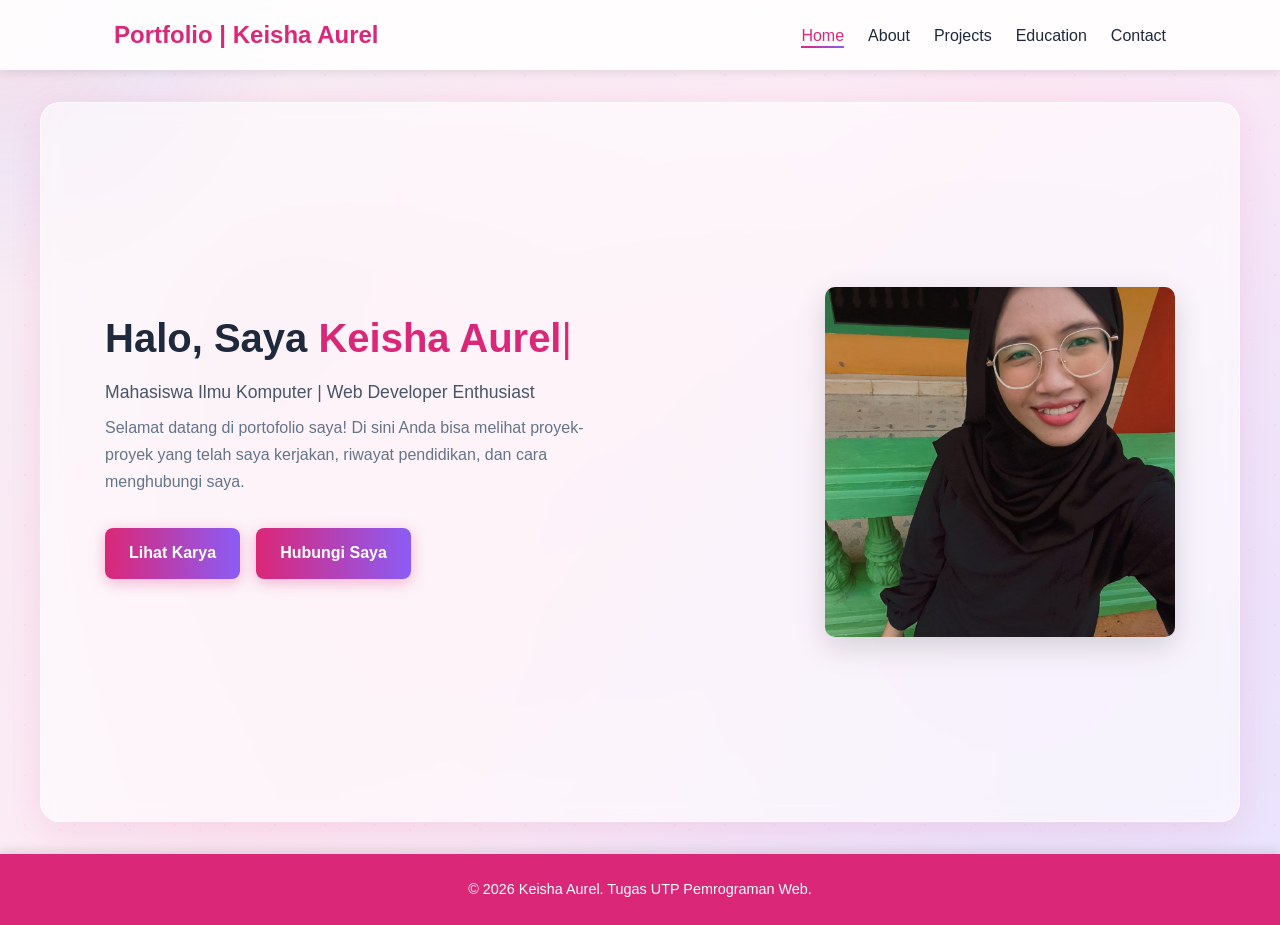
<file: index.html>
<!DOCTYPE html>
<html lang="id">
<head>
  <meta charset="UTF-8">
  <meta name="viewport" content="width=device-width, initial-scale=1.0">
  <title>Home - Portofolio Keisha Aurel</title>
  <link rel="stylesheet" href="css/style.css">
</head>
<body>
  
  <div class="cursor-glow"></div>
  
  <header>
    <nav>
      <h1>Portfolio | Keisha Aurel</h1>
      <div class="pinky" aria-label="Toggle menu">☰</div>
      <ul class="nav-links">
        <li><a href="index.html" class="active">Home</a></li>
        <li><a href="about.html">About</a></li>
        <li><a href="projects.html">Projects</a></li>
        <li><a href="education.html">Education</a></li>
        <li><a href="contact.html">Contact</a></li>
      </ul>
    </nav>
  </header>

  <main class="hero-section scroll-reveal">
    <div class="hero-content">
      <div class="hero-text">
        <h2 class="hero-title">Halo, Saya <span class="typing-text"></span><span class="cursor">|</span></h2>
        <p class="hero-subtitle">Mahasiswa Ilmu Komputer | Web Developer Enthusiast</p>
        <p class="hero-description">Selamat datang di portofolio saya! Di sini Anda bisa melihat proyek-proyek yang telah saya kerjakan, riwayat pendidikan, dan cara menghubungi saya.</p>
        
        <div class="hero-actions">
          <a href="projects.html" class="btn btn-primary">Lihat Karya</a>
          <a href="contact.html" class="btn btn-secondary">Hubungi Saya</a>
        </div>
      </div>
      
      <div class="hero-image">
        <a href="https://instagram.com/keishaarl" target="_blank" class="profile-link">
          <img src="assets/ks.jpeg" alt="Foto Keisha Aurel" class="profile-photo">
        </a>
      </div>
    </div>
  </main>

  <footer>
    &copy; <span class="copyright-year">2026</span> Keisha Aurel. Tugas UTP Pemrograman Web.
  </footer>

  <script src="js/script.js"></script>
</body>
</html>
</file>
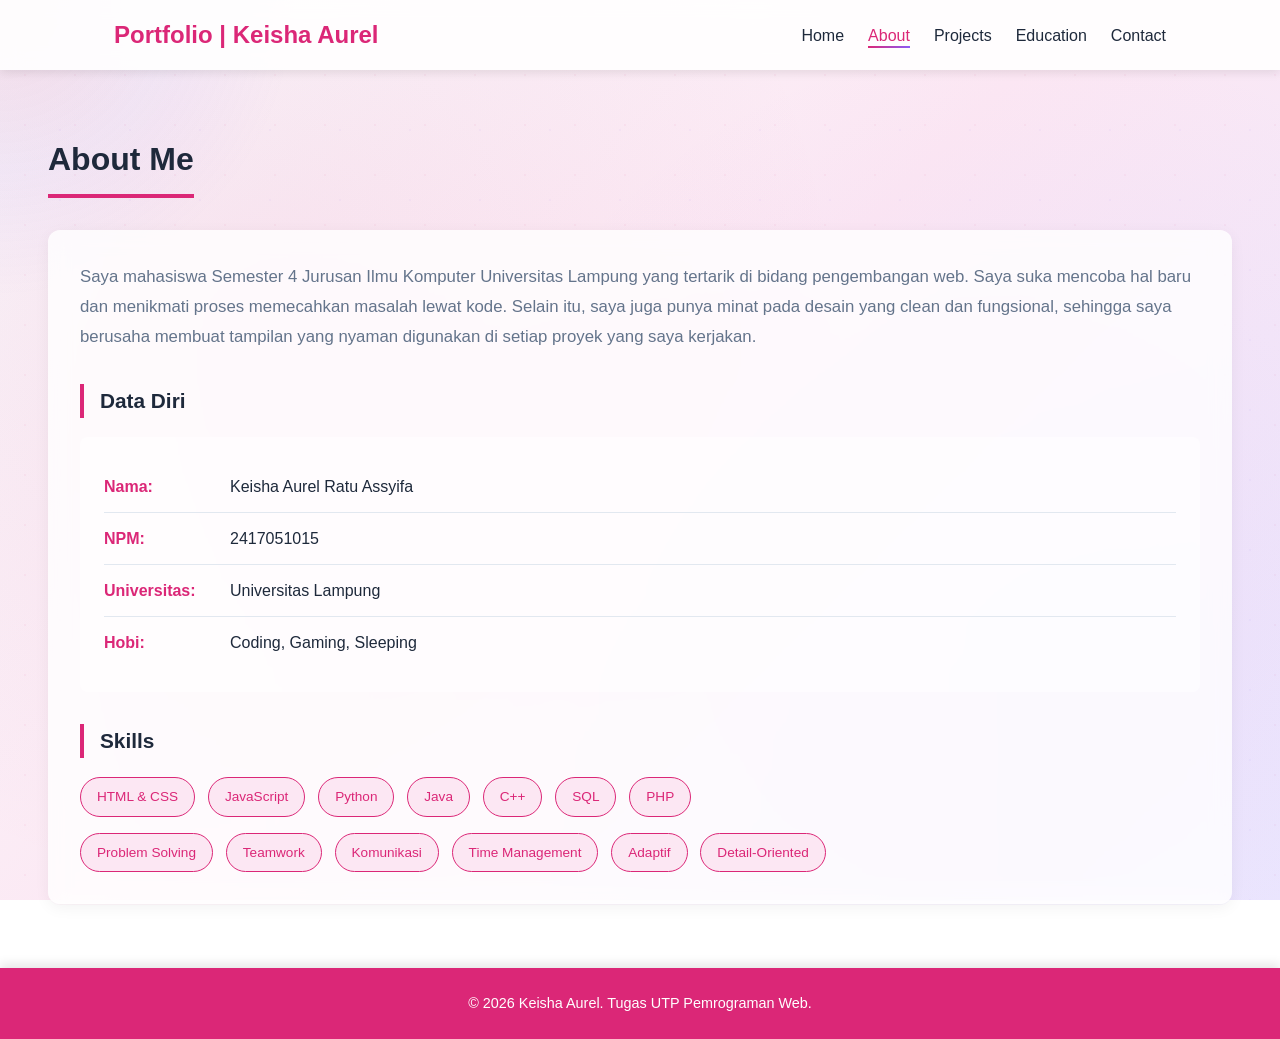
<file: about.html>
<!DOCTYPE html>
<html lang="id">
<head>
    <meta charset="UTF-8">
    <meta name="viewport" content="width=device-width, initial-scale=1.0">
    <title>About - Portofolio Keisha Aurel</title>
    <link rel="stylesheet" href="css/style.css">
</head>
<body>
    <div class="cursor-glow"></div>
    
    <header>
        <nav>
            <h1>Portfolio | Keisha Aurel</h1>
            <div class="pinky" aria-label="Toggle menu">☰</div>
            <ul class="nav-links">
                <li><a href="index.html">Home</a></li>
                <li><a href="about.html" class="active">About</a></li>
                <li><a href="projects.html">Projects</a></li>
                <li><a href="education.html">Education</a></li>
                <li><a href="contact.html">Contact</a></li>
            </ul>
        </nav>
    </header>

    <main>
        <section class="about-section">
            <h2 class="page-title">About Me</h2>
            
            <div class="about-content scroll-reveal">
                <p class="about-intro">
                Saya mahasiswa Semester 4 Jurusan Ilmu Komputer Universitas Lampung yang 
                tertarik di bidang pengembangan web. Saya suka mencoba hal baru dan menikmati 
                proses memecahkan masalah lewat kode. Selain itu, saya juga punya minat pada 
                desain yang clean dan fungsional, sehingga saya berusaha membuat tampilan 
                yang nyaman digunakan di setiap proyek yang saya kerjakan.
                </p>
                
                <h3 class="section-subtitle">Data Diri</h3>
                <ul class="data-list">
                    <li><strong>Nama:</strong> Keisha Aurel Ratu Assyifa</li>
                    <li><strong>NPM:</strong> 2417051015</li>
                    <li><strong>Universitas:</strong> Universitas Lampung</li>
                    <li><strong>Hobi:</strong> Coding, Gaming, Sleeping</li>
                </ul>

                <h3 class="section-subtitle">Skills</h3>
                <div class="skill-tags">
                    <span class="tag">HTML & CSS</span>
                    <span class="tag">JavaScript</span>
                    <span class="tag">Python</span>
                    <span class="tag">Java</span>
                    <span class="tag">C++</span>
                    <span class="tag">SQL</span>
                    <span class="tag">PHP</span>
                </div>
                <div class="skill-tags">
                    <span class="tag">Problem Solving</span>
                    <span class="tag">Teamwork</span>
                    <span class="tag">Komunikasi</span>
                    <span class="tag">Time Management</span>
                    <span class="tag">Adaptif</span>
                    <span class="tag">Detail-Oriented</span>
                </div>
            </div>
        </section>
    </main>

    <footer>
        &copy; <span class="copyright-year">2026</span> Keisha Aurel. Tugas UTP Pemrograman Web.
    </footer>
    
    <script src="js/script.js"></script>
</body>
</html>
</file>
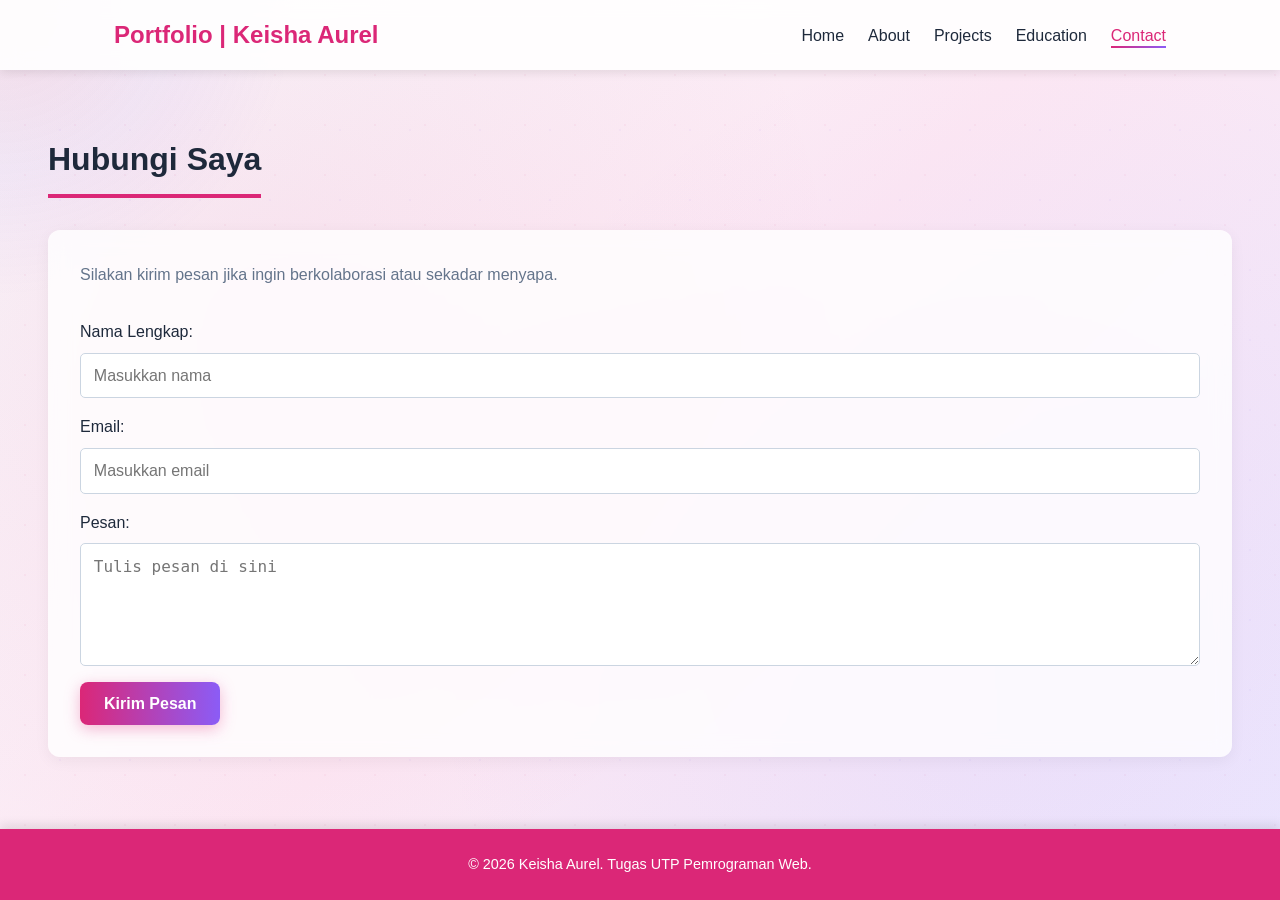
<file: contact.html>
<!DOCTYPE html>
<html lang="id">
<head>
    <meta charset="UTF-8">
    <meta name="viewport" content="width=device-width, initial-scale=1.0">
    <title>Contact - Portofolio Keisha Aurel</title>
    <link rel="stylesheet" href="css/style.css">
</head>
<body>
    <div class="cursor-glow"></div>
    
    <header>
        <nav>
            <h1>Portfolio | Keisha Aurel</h1>
            <div class="pinky">☰</div>
            <ul class="nav-links">
                <li><a href="index.html">Home</a></li>
                <li><a href="about.html">About</a></li>
                <li><a href="projects.html">Projects</a></li>
                <li><a href="education.html">Education</a></li>
                <li><a href="contact.html" class="active">Contact</a></li>
            </ul>
        </nav>
    </header>

    <main>
        <section class="contact-section">
            <h2 class="page-title">Hubungi Saya</h2>
            
            <div class="contact-content scroll-reveal">
                <p style="margin-bottom: 2rem; color: #64748b;">Silakan kirim pesan jika ingin berkolaborasi atau sekadar menyapa.</p>
                <form id="contactForm">
                    <label>Nama Lengkap:</label>
                    <input type="text" id="nama" placeholder="Masukkan nama">
                    <label>Email:</label>
                    <input type="email" id="email" placeholder="Masukkan email">
                    <label>Pesan:</label>
                    <textarea id="pesan" rows="5" placeholder="Tulis pesan di sini"></textarea>
                    <button type="submit" class="btn btn-primary form-btn">Kirim Pesan</button>
                </form>
            </div>
        </section>
    </main>

    <footer>
        &copy; <span class="copyright-year">2026</span> Keisha Aurel. Tugas UTP Pemrograman Web.
    </footer>
    
    <script src="js/script.js"></script>
</body>
</html>
</file>
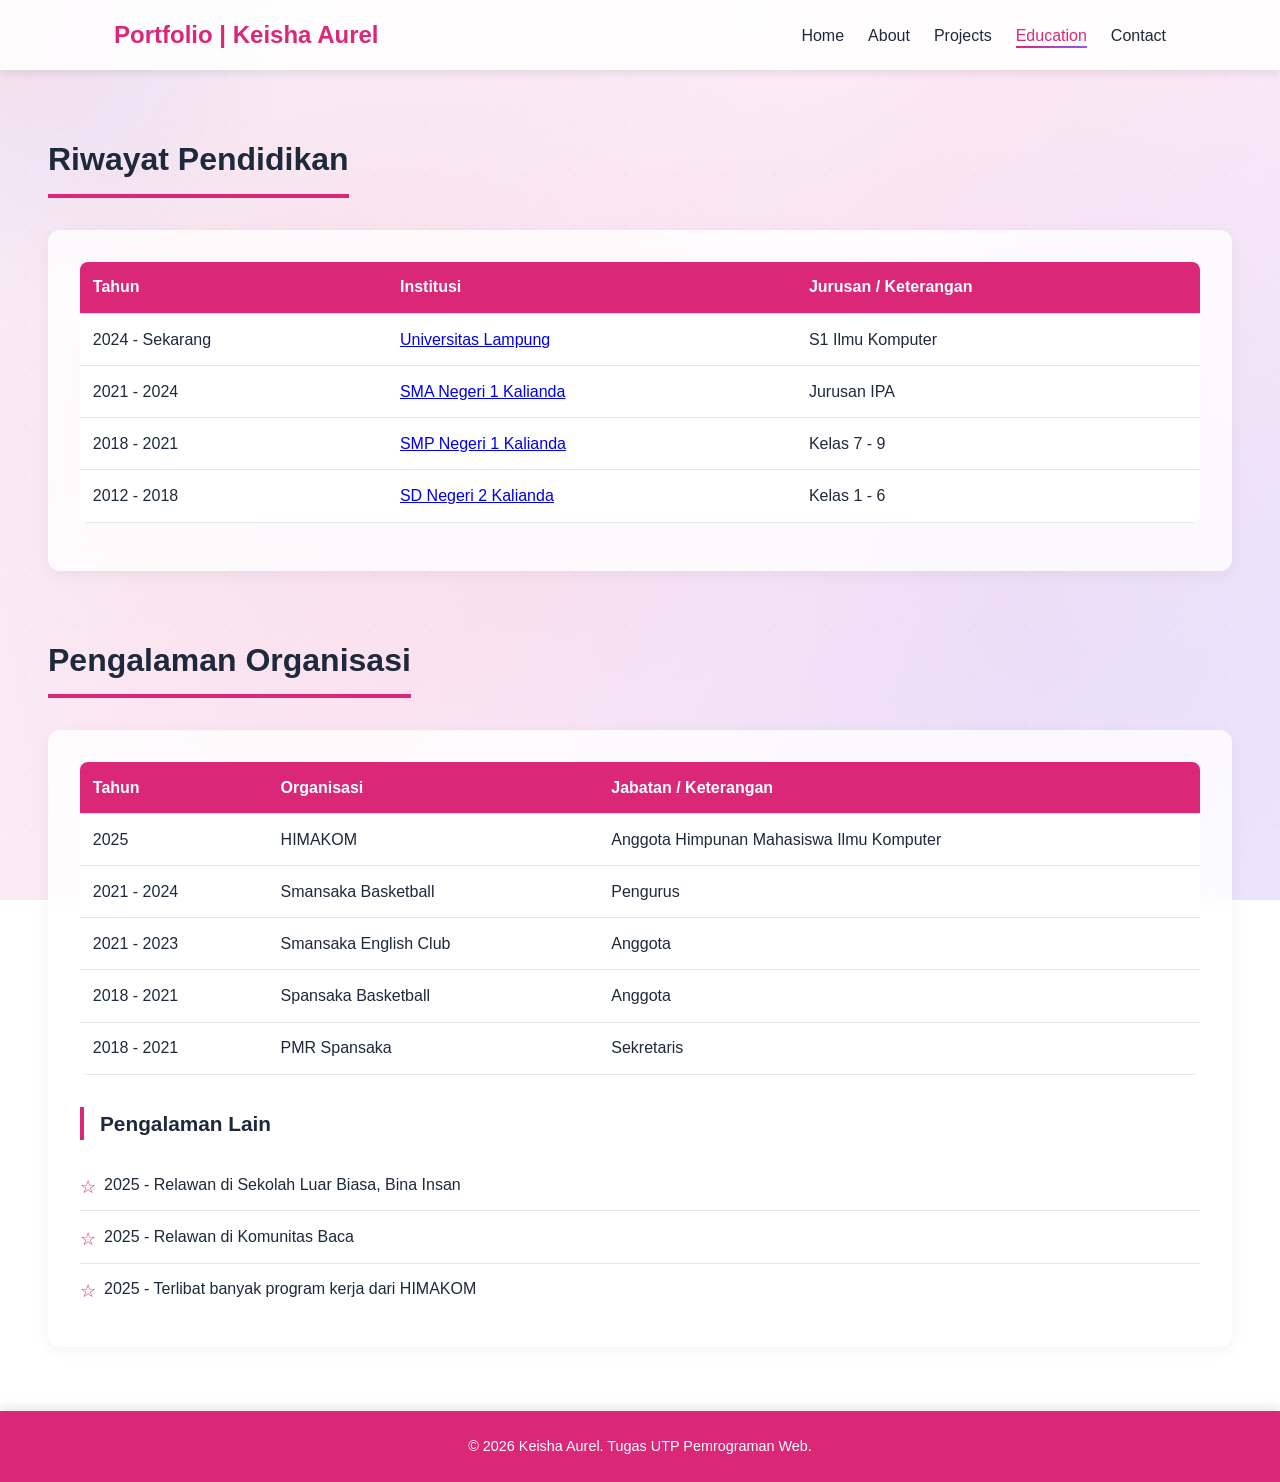
<file: education.html>
<!DOCTYPE html>
<html lang="id">
<head>
    <meta charset="UTF-8">
    <meta name="viewport" content="width=device-width, initial-scale=1.0">
    <title>Education - Portofolio Keisha Aurel</title>
    <link rel="stylesheet" href="css/style.css">
</head>
<body>
    <div class="cursor-glow"></div>
    
    <header>
        <nav>
            <h1>Portfolio | Keisha Aurel</h1>
            <div class="pinky">☰</div>
            <ul class="nav-links">
                <li><a href="index.html">Home</a></li>
                <li><a href="about.html">About</a></li>
                <li><a href="projects.html">Projects</a></li>
                <li><a href="education.html" class="active">Education</a></li>
                <li><a href="contact.html">Contact</a></li>
            </ul>
        </nav>
    </header>

    <main>
        <section class="education-section">
            <h2 class="page-title">Riwayat Pendidikan</h2>
            
            <div class="education-content scroll-reveal">
                <table>
                    <tr>
                        <th>Tahun</th>
                        <th>Institusi</th>
                        <th>Jurusan / Keterangan</th>
                    </tr>
                    <tr>
                        <td>2024 - Sekarang</td>
                        <td><a href="https://www.unila.ac.id/" target="_blank">Universitas Lampung</a></td>
                        <td>S1 Ilmu Komputer</td>
                    </tr>
                    <tr>
                        <td>2021 - 2024</td>
                        <td><a href="https://smansakalianda.sch.id" target="_blank">SMA Negeri 1 Kalianda</a></td>
                        <td>Jurusan IPA</td>
                    </tr>
                    <tr>
                        <td>2018 - 2021</td>
                        <td><a href="https://www.smpn1kalianda.sch.id" target="_blank">SMP Negeri 1 Kalianda</a></td>
                        <td>Kelas 7 - 9</td>
                    </tr>
                    <tr>
                        <td>2012 - 2018</td>
                        <td><a href="https://www.sdn2kalianda.sch.id" target="_blank">SD Negeri 2 Kalianda</a></td>
                        <td>Kelas 1 - 6</td>
                    </tr>
                </table>
            </div>
        </section>

        <section class="education-section">
            <h2 class="page-title">Pengalaman Organisasi</h2>
            
            <div class="education-content scroll-reveal">
                <table>
                    <tr>
                        <th>Tahun</th>
                        <th>Organisasi</th>
                        <th>Jabatan / Keterangan</th>
                    </tr>
                    <tr>
                        <td>2025</td>
                        <td>HIMAKOM</td>
                        <td>Anggota Himpunan Mahasiswa Ilmu Komputer</td>
                    </tr>
                    <tr>
                        <td>2021 - 2024</td>
                        <td>Smansaka Basketball</td>
                        <td>Pengurus</td>
                    </tr>
                    <tr>
                        <td>2021 - 2023</td>
                        <td>Smansaka English Club</td>
                        <td>Anggota</td>
                    </tr>
                    <tr>
                        <td>2018 - 2021</td>
                        <td>Spansaka Basketball</td>
                        <td>Anggota</td>
                    </tr>
                    <tr>
                        <td>2018 - 2021</td>
                        <td>PMR Spansaka</td>
                        <td>Sekretaris</td>
                    </tr>
                </table>

        <h3 class="section-subtitle" style="margin-top: 2rem;">Pengalaman Lain</h3>
        <ul class="skills-list">
            <li>2025 - Relawan di Sekolah Luar Biasa, Bina Insan</li>
            <li>2025 - Relawan di Komunitas Baca</li>
            <li>2025 - Terlibat banyak program kerja dari HIMAKOM</li>
        </ul>
    </div>
</section>
    </main>

    <footer>
        &copy; <span class="copyright-year">2026</span> Keisha Aurel. Tugas UTP Pemrograman Web.
    </footer>
    
    <script src="js/script.js"></script>
</body>
</html>
</file>
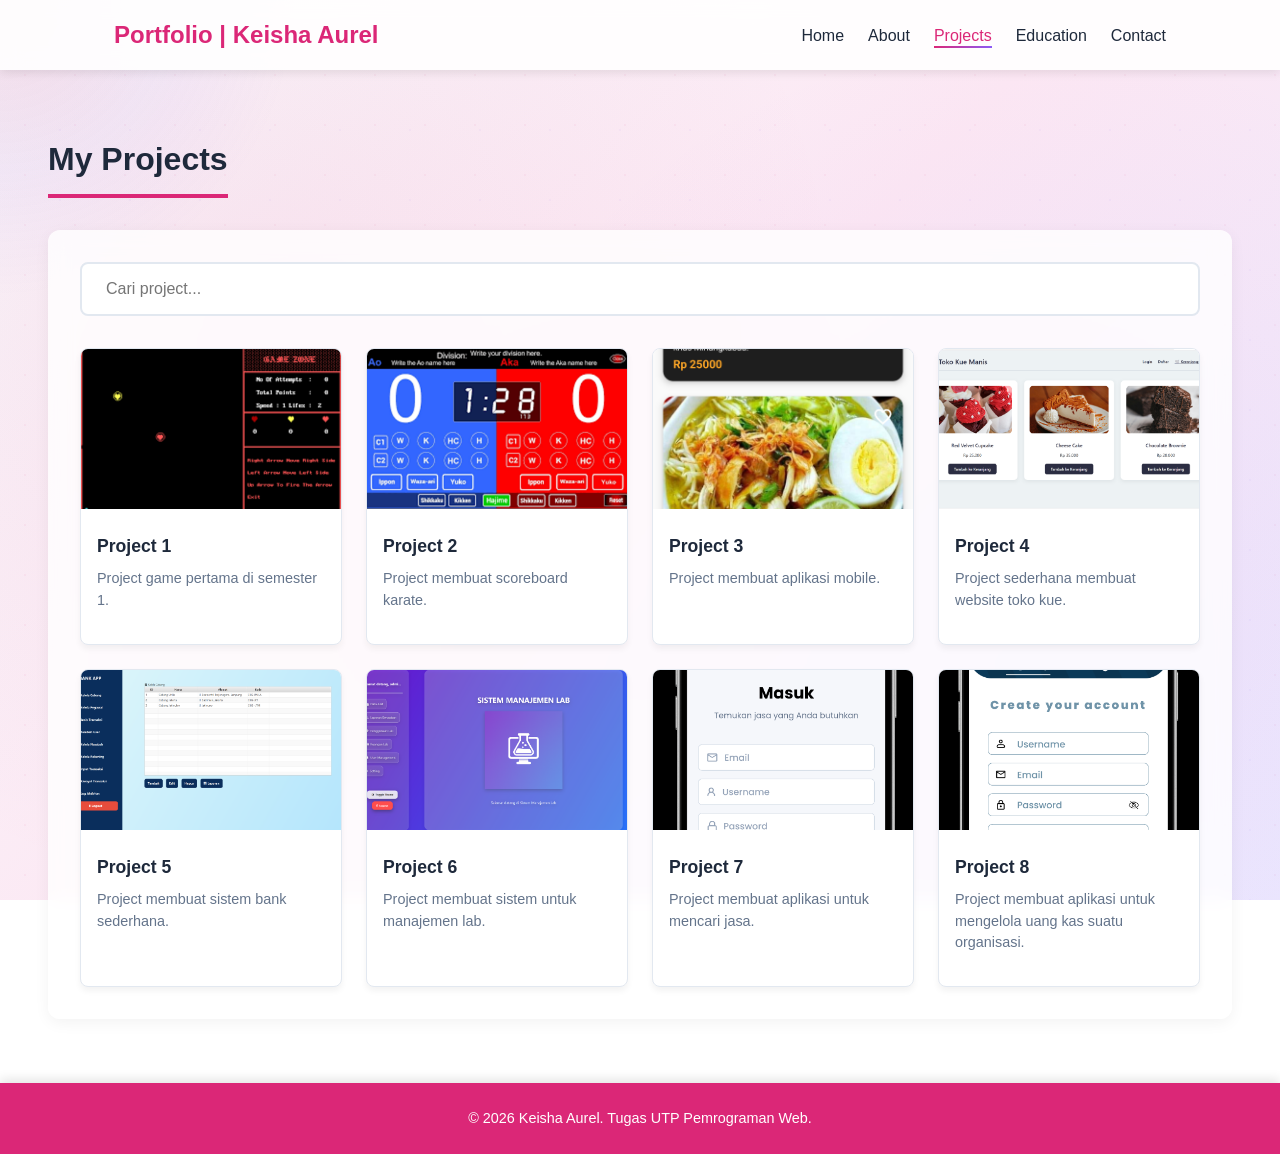
<file: projects.html>
<!DOCTYPE html>
<html lang="id">
<head>
    <meta charset="UTF-8">
    <meta name="viewport" content="width=device-width, initial-scale=1.0">
    <title>Projects - Portofolio Keisha Aurel</title>
    <link rel="stylesheet" href="css/style.css">
</head>
<body>
    <div class="cursor-glow"></div>
    
    <header>
        <nav>
            <h1>Portfolio | Keisha Aurel</h1>
            <div class="pinky" aria-label="Toggle menu">☰</div>
            <ul class="nav-links">
                <li><a href="index.html">Home</a></li>
                <li><a href="about.html">About</a></li>
                <li><a href="projects.html" class="active">Projects</a></li>
                <li><a href="education.html">Education</a></li>
                <li><a href="contact.html">Contact</a></li>
            </ul>
        </nav>
    </header>

    <main>
        <section class="projects-section">
            <h2 class="page-title">My Projects</h2>
            
            <div class="projects-content scroll-reveal">
                <div class="project-search">
                    <input type="text" id="searchInput" placeholder="Cari project..." class="search-input">
                </div>
                <div class="grid">
                    
                    <div class="project-card">
                        <img src="assets/pj 1.png" alt="Screenshot Project 1">
                        <div class="project-info">
                            <h3>Project 1</h3>
                            <p>Project game pertama di semester 1.</p>
                        </div>
                    </div>

                    <div class="project-card">
                        <img src="assets/pj 2.png" alt="Screenshot Project 2">
                        <div class="project-info">
                            <h3>Project 2</h3>
                            <p>Project membuat scoreboard karate.</p>
                        </div>
                    </div>

                    <div class="project-card">
                        <img src="assets/pj 3.png" alt="Screenshot Project 3">
                        <div class="project-info">
                            <h3>Project 3</h3>
                            <p>Project membuat aplikasi mobile.</p>
                        </div>
                    </div>

                    <div class="project-card">
                        <img src="assets/pj 4.png" alt="Screenshot Project 4">
                        <div class="project-info">
                            <h3>Project 4</h3>
                            <p>Project sederhana membuat website toko kue.</p>
                        </div>
                    </div>

                    <div class="project-card">
                        <img src="assets/pj 5.png" alt="Screenshot Project 5">
                        <div class="project-info">
                            <h3>Project 5</h3>
                            <p>Project membuat sistem bank sederhana.</p>
                        </div>
                    </div>

                    <div class="project-card">
                        <img src="assets/pj 6.png" alt="Screenshot Project 6">
                        <div class="project-info">
                            <h3>Project 6</h3>
                            <p>Project membuat sistem untuk manajemen lab.</p>
                        </div>
                    </div>

                    <div class="project-card">
                        <img src="assets/pj 7.png" alt="Screenshot Project 7">
                        <div class="project-info">
                            <h3>Project 7</h3>
                            <p>Project membuat aplikasi untuk mencari jasa.</p>
                        </div>
                    </div>

                    <div class="project-card">
                        <img src="assets/pj 8.png" alt="Screenshot Project 8">
                        <div class="project-info">
                            <h3>Project 8</h3>
                            <p>Project membuat aplikasi untuk mengelola uang kas suatu organisasi.</p>
                        </div>
                    </div>

                </div>
                <div class="no-results">Project tidak ditemukan 😕</div>
            </div>
        </section>
    </main>

    <footer>
        &copy; <span class="copyright-year">2026</span> Keisha Aurel. Tugas UTP Pemrograman Web.
    </footer>
    
    <script src="js/script.js"></script>
</body>
</html>
</file>
<file: css/style.css>
* {
  margin: 0;
  padding: 0;
  box-sizing: border-box;
}

html {
  scroll-behavior: smooth;
}

body {
  font-family: 'Segoe UI', Tahoma, Geneva, Verdana, sans-serif;
  background: 
    radial-gradient(circle at 20% 35%, rgba(219, 39, 119, 0.08) 0%, transparent 50%),
    radial-gradient(circle at 80% 70%, rgba(139, 92, 246, 0.08) 0%, transparent 50%),
    linear-gradient(135deg, #f8fafc 0%, #fce7f3 50%, #ede9fe 100%);
  background-attachment: fixed;
  color: #1e293b;
  line-height: 1.6;
  min-height: 100vh;
  display: flex;
  flex-direction: column;
  padding-bottom: 0;
  overflow-x: hidden;
}

body::before {
  content: '';
  position: fixed;
  top: 0;
  left: 0;
  width: 100%;
  height: 100%;
  background-image: 
    radial-gradient(rgba(219, 39, 119, 0.1) 1px, transparent 1px),
    radial-gradient(rgba(139, 92, 246, 0.1) 1px, transparent 1px);
  background-size: 50px 50px, 70px 70px;
  background-position: 0 0, 25px 25px;
  opacity: 0.4;
  z-index: -1;
  animation: moveDots 20s linear infinite;
  pointer-events: none;
}

@keyframes moveDots {
  0% { background-position: 0 0, 25px 25px; }
  100% { background-position: 50px 50px, 75px 75px; }
}

.cursor-glow {
  width: 600px;
  height: 600px;
  background: radial-gradient(circle, rgba(219, 39, 119, 0.12) 0%, rgba(139, 92, 246, 0.06) 40%, transparent 70%);
  position: fixed;
  top: 0;
  left: 0;
  pointer-events: none;
  z-index: 0;
  transform: translate(-50%, -50%);
  transition: transform 0.15s ease-out;
}

header {
  background: rgba(255, 255, 255, 0.9);
  backdrop-filter: blur(10px);
  box-shadow: 0 2px 10px rgba(0,0,0,0.1);
  position: sticky;
  top: 0;
  z-index: 100;
}

nav {
  max-width: 1100px;
  margin: 0 auto;
  padding: 1rem 1.5rem;
  display: flex;
  justify-content: space-between;
  align-items: center;
}

nav h1 {
  font-size: 1.5rem;
  color: #db2777;
  font-weight: 800;
}

.nav-links {
  display: flex;
  list-style: none;
  gap: 1.5rem;
}

.nav-links a {
  text-decoration: none;
  color: #1e293b;
  font-weight: 500;
  padding: 0.3rem 0;
  position: relative;
  transition: color 0.3s;
}

.nav-links a:hover,
.nav-links a.active {
  color: #db2777;
}

.nav-links a::after {
  content: '';
  position: absolute;
  bottom: 0;
  left: 0;
  width: 0;
  height: 2px;
  background: linear-gradient(90deg, #db2777, #8b5cf6);
  transition: width 0.3s;
}

.nav-links a:hover::after,
.nav-links a.active::after {
  width: 100%;
}

.pinky {
  display: none;
  font-size: 1.5rem;
  cursor: pointer;
}

main {
  width: 100%;
  margin: 0;
  padding: 2rem 3rem;
  min-height: 70vh;
  flex: 1;
  position: relative;
  z-index: 1;
}

h2 {
  margin-bottom: 1.5rem;
  color: #1e293b;
  display: inline-block;
  padding-bottom: 0.5rem;
}

.page-title {
  text-align: left;
  margin-bottom: 2rem;
  font-size: 2rem;
  color: #1e293b;
  border-bottom: 4px solid #db2777;
  display: inline-block;
  padding-bottom: 0.5rem;
}

.btn {
  padding: 0.8rem 1.5rem;
  border-radius: 8px;
  font-weight: 600;
  text-decoration: none;
  transition: transform 0.2s, box-shadow 0.2s;
  cursor: pointer;
  border: none;
  font-size: 1rem;
  display: inline-block;
}

.btn:hover {
  transform: translateY(-3px);
}

.btn:active {
  transform: translateY(-1px);
}

.btn-primary {
  background: linear-gradient(90deg, #db2777, #8b5cf6);
  color: white;
  border: none;
  box-shadow: 0 4px 15px rgba(227, 83, 148, 0.4);
}

@keyframes pulseBtn {
  0%, 100% { box-shadow: 0 4px 15px rgba(227, 83, 148, 0.4); }
  50% { box-shadow: 0 6px 20px rgba(237, 98, 160, 0.6); }
}

.btn-primary:hover {
  box-shadow: 0 4px 8px rgba(30, 41, 59, 0.1);
  animation: pulseBtn 4s ease-in-out infinite;
}

.btn-secondary {
  background: linear-gradient(90deg, #db2777, #8b5cf6);
  color: white;
  border: none;
  box-shadow: 0 4px 15px rgba(227, 83, 148, 0.4);
}

.btn-secondary:hover {
  box-shadow: 0 4px 8px rgba(30, 41, 59, 0.1);
  animation: pulseBtn 4s ease-in-out infinite;
}

.hero-section {
  background: rgba(255, 255, 255, 0.6);
  backdrop-filter: blur(10px);
  border: 1px solid rgba(255, 255, 255, 0.8);
  min-height: 80vh;
  max-width: 1200px;
  padding: 2rem 4rem;
  margin: 2rem auto;
  border-radius: 20px;
  display: flex;
  align-items: center;
  box-shadow: 0 8px 32px rgba(219, 39, 119, 0.1);
}

.hero-content {
  display: flex;
  align-items: center;
  gap: 4rem;
  width: 100%;
}

.hero-text {
  flex: 1;
  text-align: left;
  padding-bottom: 2rem;
}

.hero-title {
  font-size: 2.5rem;
  font-weight: 800;
  line-height: 1.2;
  color: #1e293b;
  margin-bottom: 0.5rem;
}

.hero-title span {
  color: #db2777;
  display: inline-block;
}

.hero-subtitle {
  font-size: 1.1rem;
  color: #475569;
  font-weight: 500;
  margin-bottom: 0.5rem;
  max-width: 450px;
  line-height: 1.6;
}

.hero-description {
  font-size: 1rem;
  color: #64748b;
  margin-bottom: 2rem;
  max-width: 500px;
  line-height: 1.7;
}

.hero-divider {
  width: 100px;
  height: 4px;
  background: linear-gradient(90deg, #db2777, #8b5cf6);
  border: none;
  margin: 1rem 0 1.5rem 0;
  border-radius: 2px;
}

.hero-actions {
  display: flex;
  gap: 1rem;
  flex-wrap: wrap;
}

.profile-photo {
  width: 350px;
  height: 350px;
  object-fit: cover;
  border-radius: 10px;
  display: block;
  box-shadow: 0 10px 30px rgba(0,0,0,0.15);
  animation: floatPhoto 4s ease-in-out infinite;
}

.profile-link {
  display: block;
  text-decoration: none;
  transition: transform 0.3s;
}

.profile-link:hover {
  transform: scale(1.02);
}

.about-section { padding: 2rem 0; }

.about-content {
  padding: 2rem;
  background: rgba(255, 255, 255, 0.8);
  backdrop-filter: blur(10px);
  border-radius: 12px;
  box-shadow: 0 4px 15px rgba(0,0,0,0.05);
  width: 100%;
}

.about-intro {
  font-size: 1.05rem;
  line-height: 1.8;
  color: #64748b;
  margin-bottom: 2rem;
}

.section-subtitle {
  font-size: 1.3rem;
  color: #1e293b;
  margin-bottom: 1.2rem;
  font-weight: 700;
  border-left: 4px solid #db2777;
  padding-left: 1rem;
}

.data-list {
  list-style: none;
  margin-bottom: 2rem;
  background: rgba(255, 255, 255, 0.5);
  padding: 1.5rem;
  border-radius: 8px;
}

.data-list li {
  padding: 0.8rem 0;
  border-bottom: 1px solid #e2e8f0;
  color: #1e293b;
  display: flex;
  align-items: center;
  gap: 1rem;
}

.data-list li:last-child { border-bottom: none; }

.data-list strong {
  color: #db2777;
  min-width: 110px;
  font-weight: 600;
}

.skill-tags {
  display: flex;
  flex-wrap: wrap;
  gap: 0.8rem;
  margin-top: 1rem;
}

.tag {
  background: #fce7f3;
  color: #db2777;
  padding: 0.5rem 1rem;
  border-radius: 20px;
  font-size: 0.85rem;
  font-weight: 500;
  border: 1px solid #db2777;
  transition: all 0.3s ease;
}

.tag:hover {
  background: #db2777;
  color: white;
  transform: translateY(-2px);
}

.projects-section { padding: 2rem 0; }

.projects-content {
  background: rgba(255, 255, 255, 0.8);
  backdrop-filter: blur(10px);
  padding: 2rem;
  border-radius: 12px;
  box-shadow: 0 4px 15px rgba(0,0,0,0.05);
  width: 100%;
}

.projects-content .grid {
  display: grid;
  grid-template-columns: repeat(4, 1fr);
  gap: 1.5rem;
}

.project-card {
  background: #ffffff;
  border-radius: 8px;
  overflow: hidden;
  box-shadow: 0 4px 6px rgba(0,0,0,0.05);
  transition: transform 0.3s, box-shadow 0.3s;
  border: 1px solid #e2e8f0;
  position: relative;
}

.project-card::before {
  content: '';
  position: absolute;
  top: 0;
  left: 0;
  right: 0;
  bottom: 0;
  border-radius: 8px;
  padding: 2px;
  background: linear-gradient(45deg, #db2777, #8b5cf6, #db2777);
  -webkit-mask: 
    linear-gradient(#fff 0 0) content-box, 
    linear-gradient(#fff 0 0);
  -webkit-mask-composite: xor;
  mask-composite: exclude;
  opacity: 0;
  transition: opacity 0.3s;
}

.project-card:hover {
  transform: translateY(-5px);
  box-shadow: 0 12px 20px rgba(219, 39, 119, 0.15);
}

.project-card:hover::before {
  opacity: 1;
}

.project-card img {
  width: 100%;
  height: 160px;
  object-fit: cover;
  background: #e2e8f0;
}

.project-info {
  padding: 1rem;
}

.project-info h3 {
  font-size: 1.1rem;
  color: #1e293b;
  margin-bottom: 0.5rem;
}

.project-info p {
  font-size: 0.9rem;
  color: #64748b;
  margin-bottom: 1rem;
  line-height: 1.5;
}

.project-info .btn {
  width: 100%;
  text-align: center;
  padding: 0.6rem 1rem;
  font-size: 0.9rem;
}

.education-section { padding: 2rem 0; }

.education-content {
  background: rgba(255, 255, 255, 0.8);
  backdrop-filter: blur(10px);
  padding: 2rem;
  border-radius: 12px;
  box-shadow: 0 4px 15px rgba(0,0,0,0.05);
  width: 100%;
}

table {
  width: 100%;
  border-collapse: collapse;
  margin-bottom: 1rem;
  background: #ffffff;
  border-radius: 8px;
  overflow: hidden;
}

th, td {
  padding: 0.8rem;
  text-align: left;
  border-bottom: 1px solid #e2e8f0;
}

th {
  background: #db2777;
  color: white;
}

tr:hover {
  background: #fce7f3;
}

.skills-list {
  list-style-type: none;
  padding: 0;
  margin-top: 1rem;
}

.skills-list li {
  padding: 0.8rem 0 0.8rem 1.5rem;
  border-bottom: 1px solid #e2e8f0;
  color: #1e293b;
  position: relative;
}

.skills-list li:last-child { border-bottom: none; }

.skills-list li::before {
  content: "☆";
  color: #db2777;
  position: absolute;
  left: 0;
  font-size: 1.1rem;
  line-height: 1.8;
}

.contact-section { padding: 2rem 0; }

.contact-content {
  background: rgba(255, 255, 255, 0.8);
  backdrop-filter: blur(10px);
  padding: 2rem;
  border-radius: 12px;
  box-shadow: 0 4px 15px rgba(0,0,0,0.05);
  width: 100%;
}

form {
  display: flex;
  flex-direction: column;
  gap: 1rem;
  max-width: 100%;
  width: 100%;
}

label {
  font-weight: 500;
  margin-bottom: -0.5rem;
}

input, textarea {
  padding: 0.8rem;
  border: 1px solid #cbd5e1;
  border-radius: 5px;
  font-size: 1rem;
  width: 100%;
  background: #ffffff;
}

input:focus, textarea:focus {
  outline: none;
  border-color: #db2777;
  box-shadow: 0 0 0 3px rgba(219, 39, 119, 0.1);
}

.form-btn {
  align-self: flex-start;
}

footer {
  width: 100%;
  text-align: center;
  padding: 1.5rem 1rem;
  background: #db2777;
  color: #ffffff;
  font-size: 0.9rem;
  box-shadow: 0 -4px 10px rgba(0,0,0,0.1);
  z-index: 100;
}

@keyframes floatPhoto {
  0% { transform: translateY(0px); }
  50% { transform: translateY(-15px); }
  100% { transform: translateY(0px); }
}

@keyframes blinkCursor {
  0%, 100% { opacity: 1; }
  50% { opacity: 0; }
}

.cursor {
  display: inline-block;
  color: #db2777;
  animation: blinkCursor 1s infinite;
  font-weight: 100;
}

.scroll-reveal {
  opacity: 0;
  transform: translateY(50px);
  transition: all 0.8s ease-out;
}

.scroll-reveal.active {
  opacity: 1;
  transform: translateY(0);
}

.project-card:nth-child(1) { transition-delay: 0.1s; }
.project-card:nth-child(2) { transition-delay: 0.2s; }
.project-card:nth-child(3) { transition-delay: 0.3s; }
.project-card:nth-child(4) { transition-delay: 0.4s; }
.project-card:nth-child(5) { transition-delay: 0.1s; }
.project-card:nth-child(6) { transition-delay: 0.2s; }
.project-card:nth-child(7) { transition-delay: 0.3s; }
.project-card:nth-child(8) { transition-delay: 0.4s; }

.project-search {
  margin-bottom: 2rem;
}

.search-input {
  width: 100%;
  padding: 1rem 1.5rem;
  font-size: 1rem;
  border: 2px solid #e2e8f0;
  border-radius: 8px;
  transition: all 0.3s;
}

.search-input:focus {
  outline: none;
  border-color: #db2777;
  box-shadow: 0 0 0 3px rgba(219, 39, 119, 0.1);
}

.no-results {
  text-align: center;
  padding: 3rem;
  color: #64748b;
  font-size: 1.1rem;
  display: none;
}

.no-results.show {
  display: block;
}

@media (max-width: 768px) {
  .pinky { display: block; }
  
  .nav-links {
    display: none;
    flex-direction: column;
    position: absolute;
    top: 100%;
    left: 0;
    right: 0;
    background: #ffffff;
    padding: 1rem;
    box-shadow: 0 4px 6px rgba(0,0,0,0.1);
  }

  body.dark-mode .nav-links {
    background: #1e293b;
  }
  
  .nav-links.active { display: flex; }
  .nav-links a { padding: 0.5rem 0; }
  
  .hero-content { 
    flex-direction: column-reverse; 
    text-align: center; 
    gap: 2rem; 
  }

  .hero-text { 
    text-align: center; 
    margin-top: 1rem; 
  }

  .hero-divider { 
    margin: 1rem auto 1.5rem auto; 
  }

  .profile-photo { 
    width: 250px; 
    height: 250px; 
  }

  .hero-actions { 
    justify-content: center; 
  }
  
  .about-content, .projects-content, .education-content, .contact-content { 
    padding: 1.5rem; 
  }

  .data-list li { 
    flex-direction: column; 
    align-items: flex-start; 
    gap: 0.3rem; 
  }

  .data-list strong { 
    margin-bottom: 0.2rem; 
  }

  .projects-content .grid { 
    grid-template-columns: repeat(2, 1fr); 
  }
  
  .btn { 
    width: 100%; 
    max-width: 250px; 
    text-align: center; 
  }

  .form-btn { 
    width: 100%; 
  }
}
</file>
